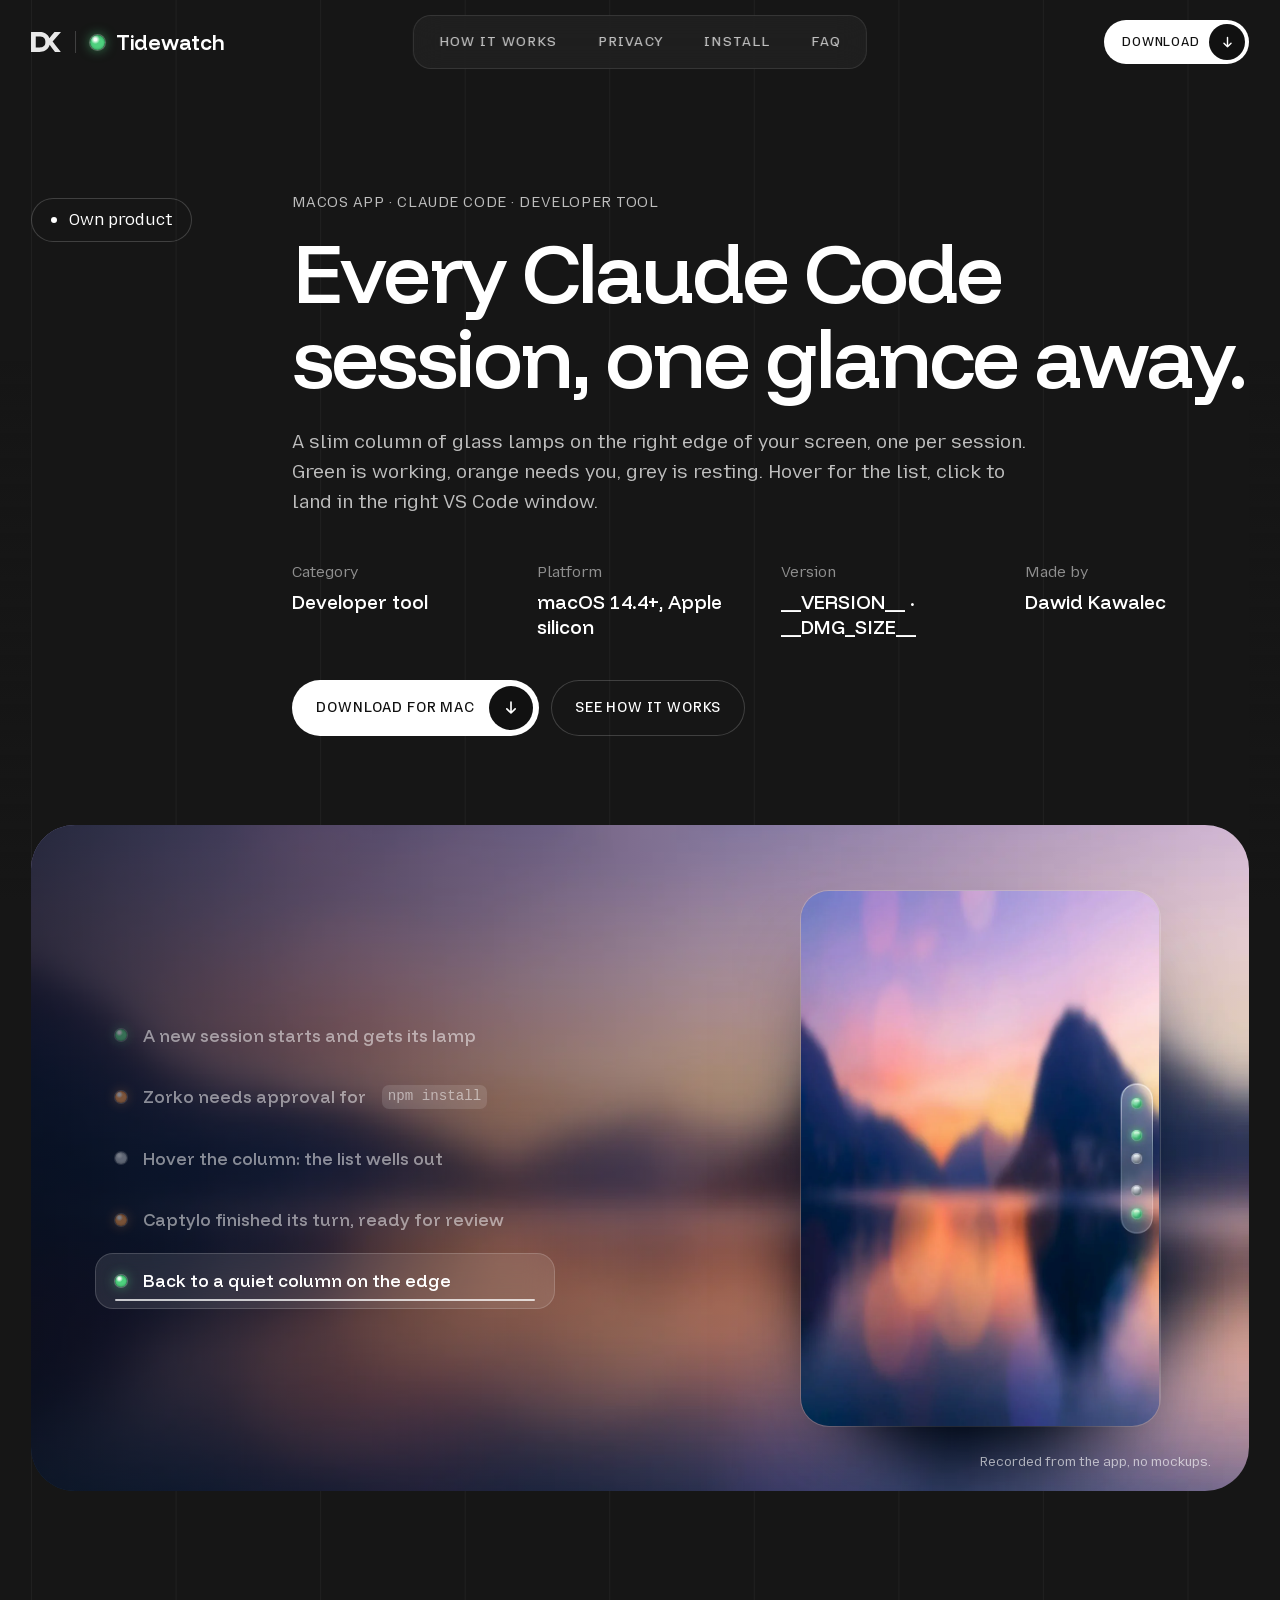
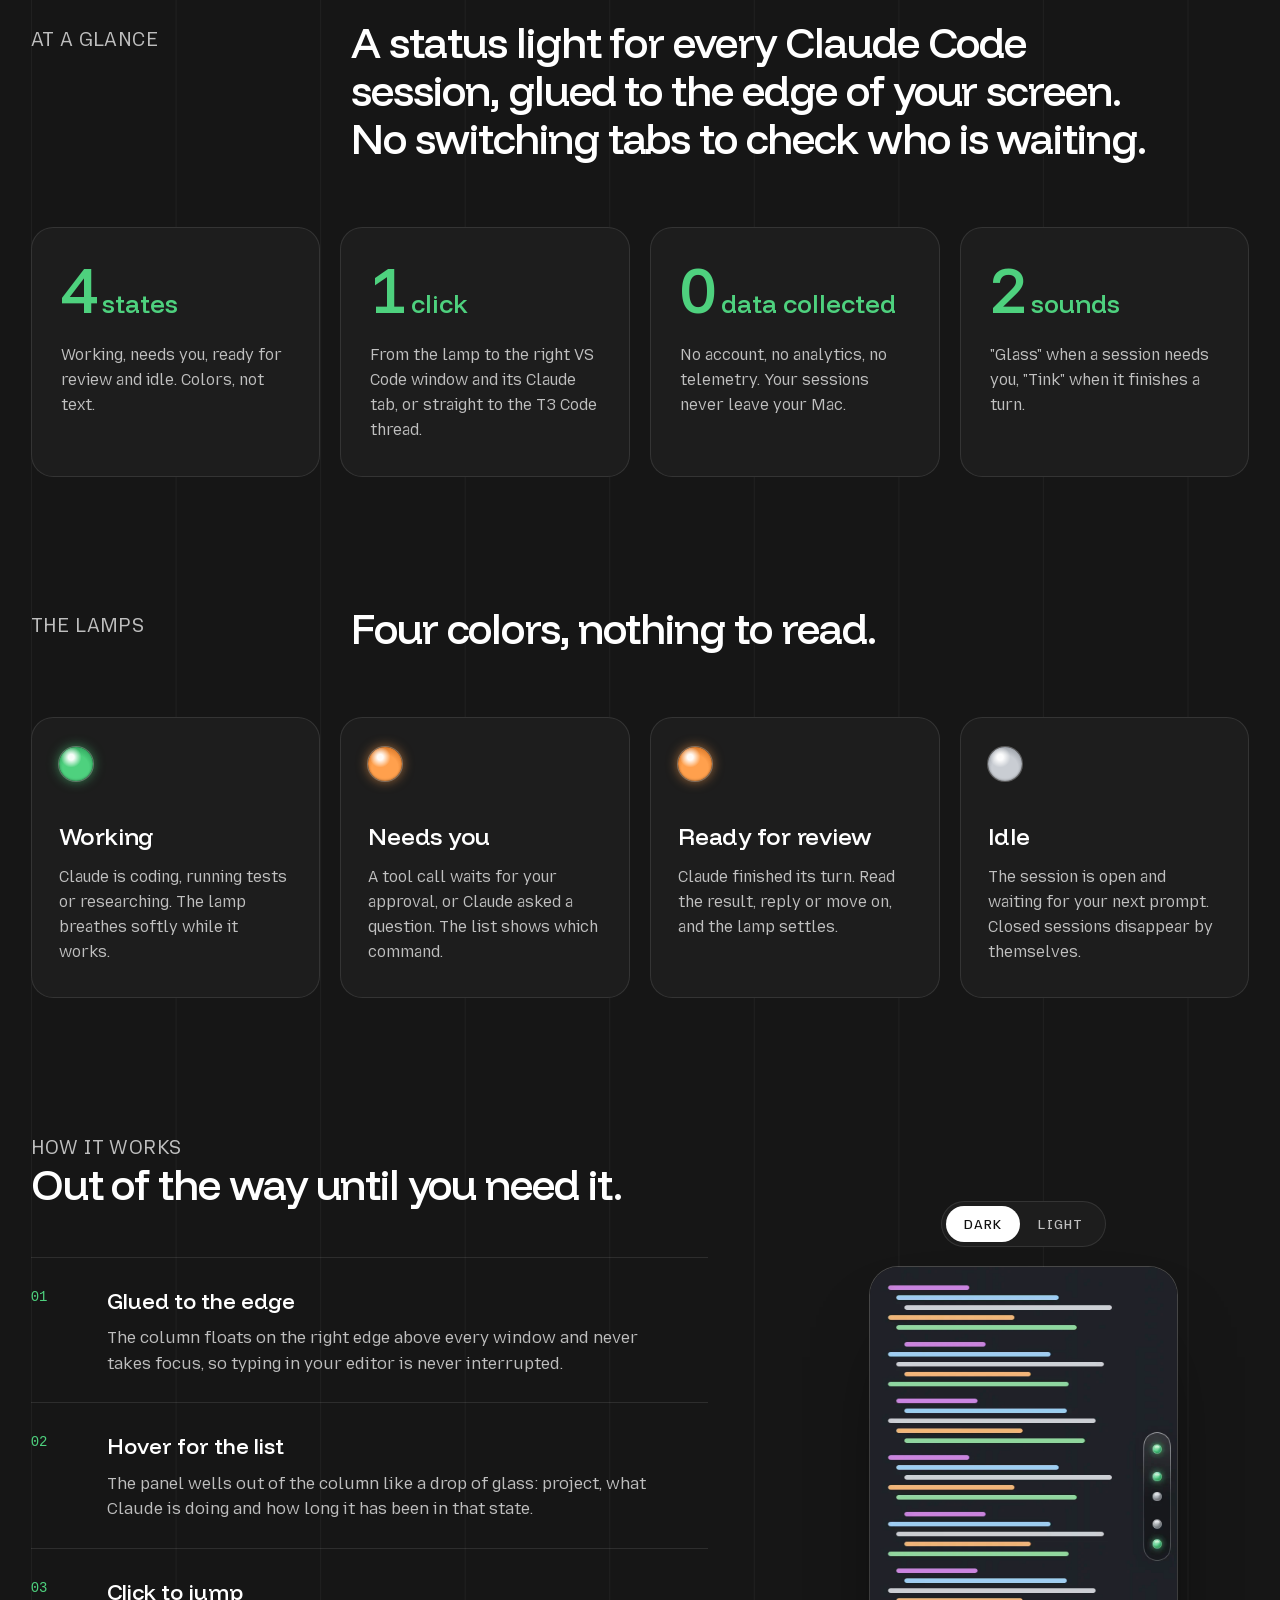
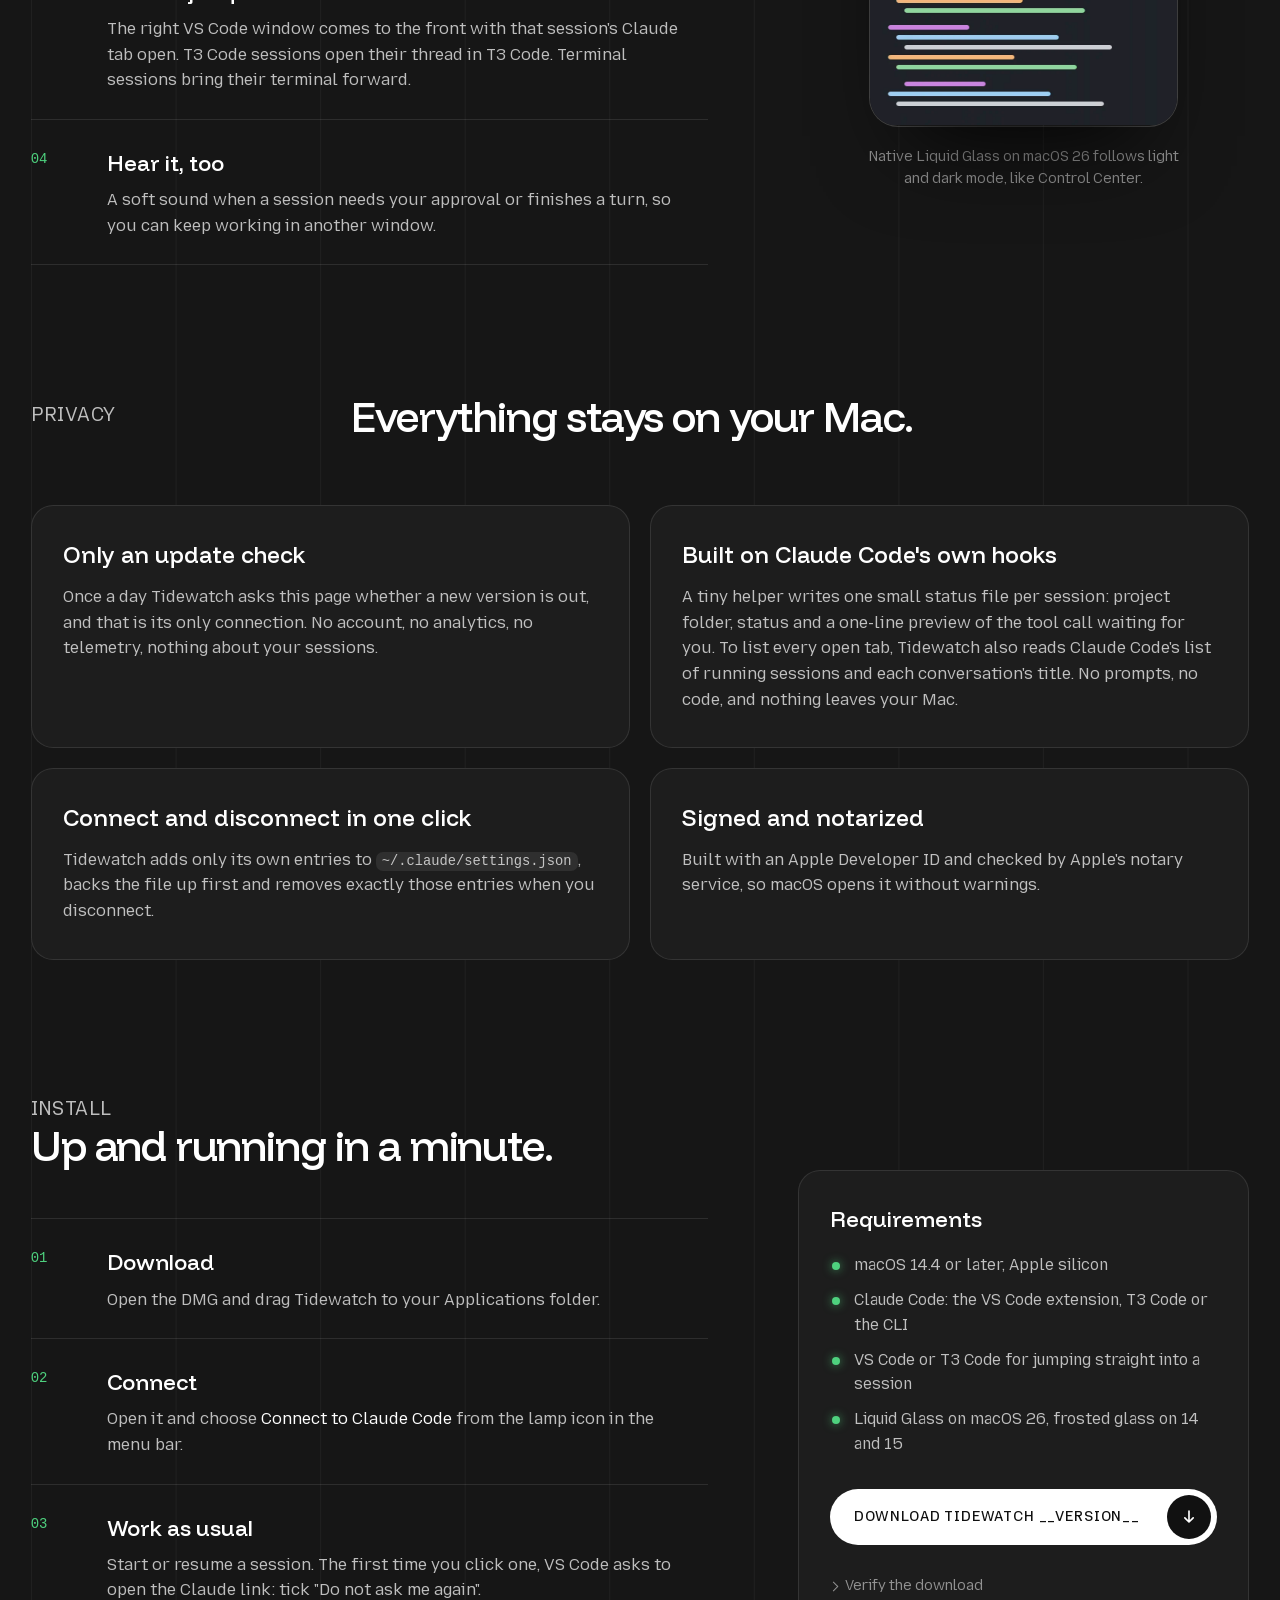
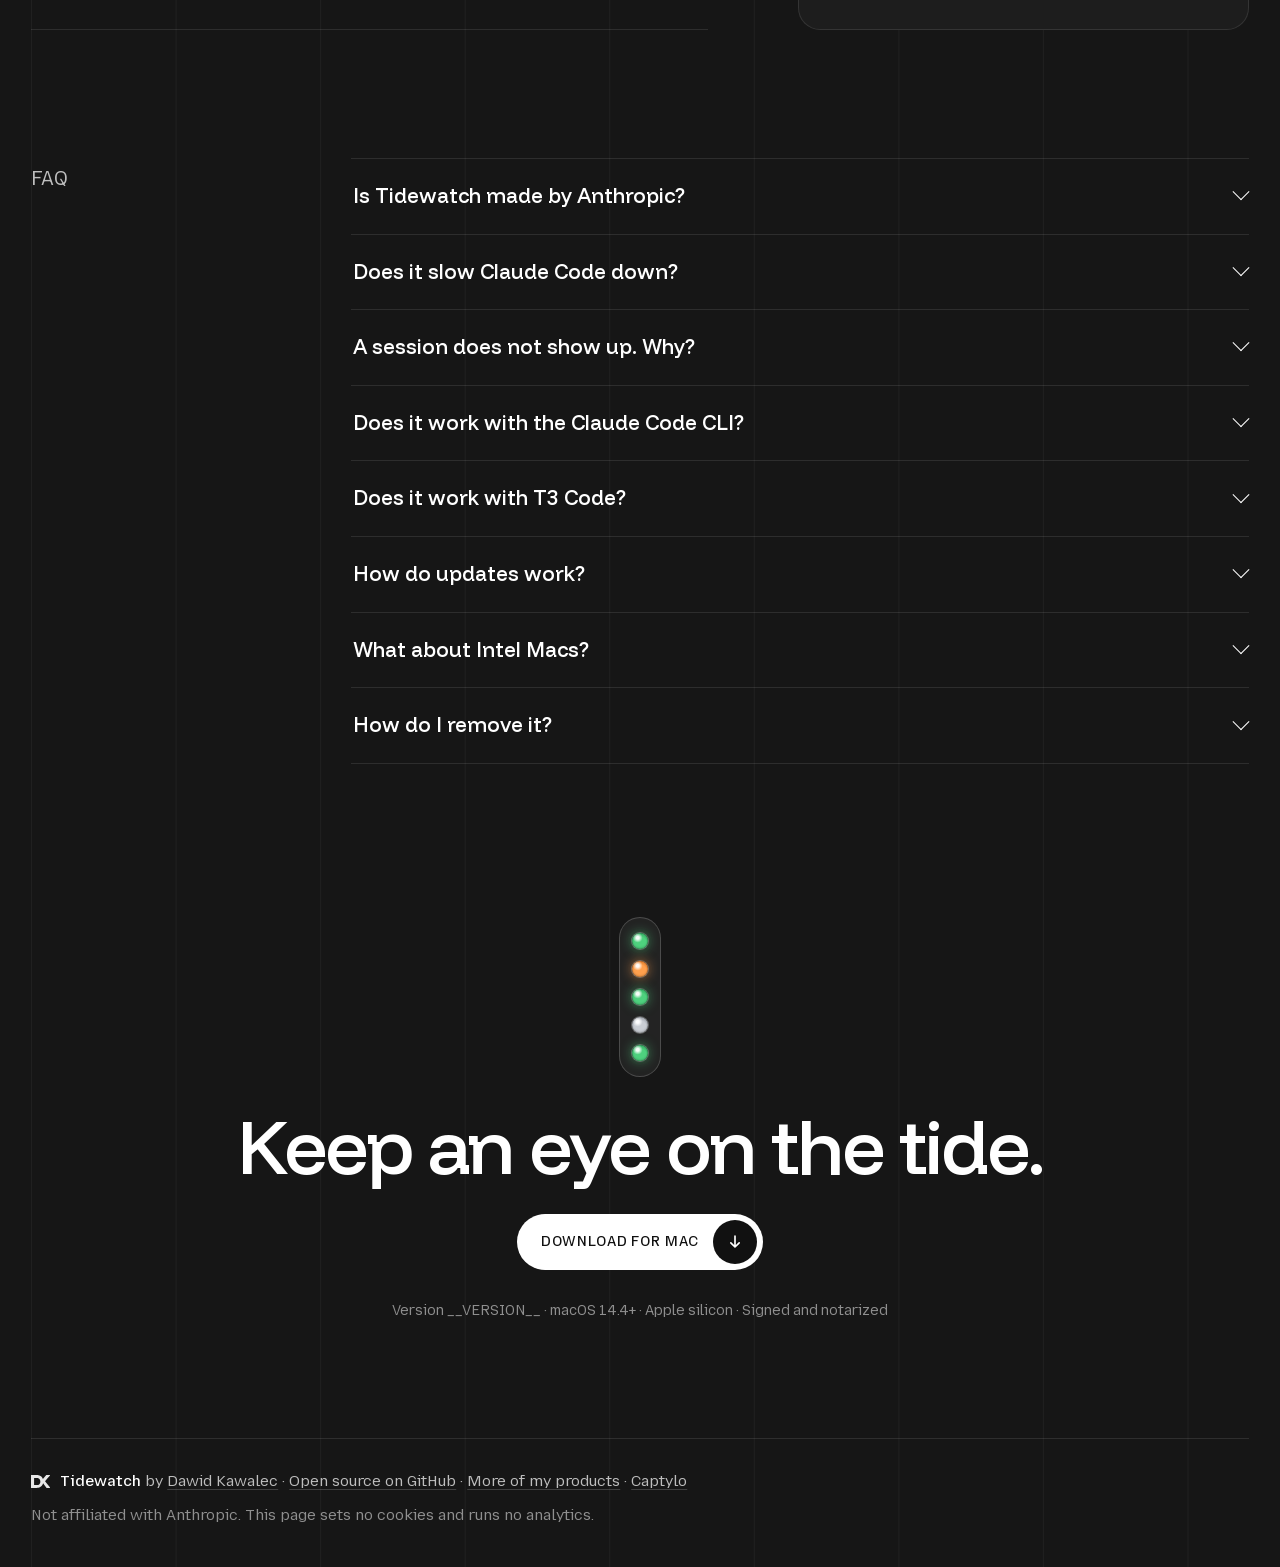
<file: site/index.html>
<!doctype html>
<html lang="en">
<head>
<meta charset="utf-8">
<meta name="viewport" content="width=device-width, initial-scale=1">
<title>Tidewatch - every Claude Code session at a glance, for macOS</title>
<meta name="description" content="Tidewatch puts a column of glass status lamps on the right edge of your Mac's screen, one per Claude Code session. See which session is working, which needs your approval and which is done, and jump to it in one click.">
<link rel="canonical" href="https://kawalec.pl/tidewatch/">
<meta name="theme-color" content="#161616">
<meta property="og:type" content="website">
<meta property="og:title" content="Tidewatch - every Claude Code session at a glance">
<meta property="og:description" content="Glass status lamps on the edge of your Mac's screen: green is working, orange needs you, grey is idle. Hover for the list, click to jump to the session.">
<meta property="og:url" content="https://kawalec.pl/tidewatch/">
<meta property="og:image" content="https://kawalec.pl/tidewatch/assets/img/og.jpg">
<meta property="og:image:width" content="1200">
<meta property="og:image:height" content="630">
<meta name="twitter:card" content="summary_large_image">
<link rel="icon" href="assets/img/icon.svg" type="image/svg+xml">
<script>document.documentElement.classList.add("js")</script>
<link rel="preload" href="assets/fonts/FunnelDisplay-latin.woff2" as="font" type="font/woff2" crossorigin>
<link rel="stylesheet" href="assets/site.css?v=__VERSION__">
<script type="application/ld+json">
{"@context":"https://schema.org","@type":"SoftwareApplication","name":"Tidewatch","operatingSystem":"macOS 14.4 or later","applicationCategory":"DeveloperApplication","softwareVersion":"__VERSION__","downloadUrl":"https://kawalec.pl/tidewatch/download/Tidewatch.dmg","author":{"@type":"Person","name":"Dawid Kawalec","url":"https://kawalec.pl/"}}
</script>
</head>
<body>
<a class="skip" href="#main">Skip to content</a>

<header class="site-header" data-header>
  <div class="brand-row">
    <a class="dk" href="https://kawalec.pl/" aria-label="Dawid Kawalec">
      <svg viewBox="0 0 1467 977" aria-hidden="true"><path id="dk-mark" fill="currentColor" d="M383.168 0.213867C512.184 -0.697529 592.981 -1.7631 710.957 67.3975C799.552 119.319 869.537 202.76 895.225 303.341C978.955 202.732 1063.3 102.666 1148.32 3.1543L1466.67 3.23926C1329.19 152.999 1191.54 315.583 1056.02 468.548C1095.17 514.468 1136.61 569.234 1174.45 617.088L1391.53 892.2L1457.09 976.19C1364.45 976.968 1266.57 974.015 1172.88 973.917C1117.56 901.204 1061.66 828.93 1005.18 757.103C976.87 720.701 932.804 666.539 909.176 628.523C891.673 707.609 851.597 774.28 794.301 831.379C763.851 861.257 729.978 887.401 693.351 909.265C560.669 989.22 452.137 974.231 303.214 974.082L1.24219 974.103C1.23189 652.627 -2.25282 323.806 2.49609 3.13086L210.759 1.9082L383.168 0.213867ZM383.915 223.185C335.252 222.482 286.584 222.425 237.924 223.015L233.35 223.087L233.008 751.604L379.679 751.817C483.663 752.206 546.231 759.207 632.347 685.865C694.896 622.209 702.566 560.865 701.871 475.379C701.331 409.617 684.806 339.045 636.156 291.753C564.529 222.142 475.202 224.583 383.915 223.185Z"/></svg>
    </a>
    <span class="brand-sep" aria-hidden="true"></span>
    <a class="brand" href="./" aria-label="Tidewatch home">
      <span class="gem gem-working" aria-hidden="true"></span>
      <span>Tidewatch</span>
    </a>
  </div>
  <nav class="nav" aria-label="Sections">
    <a href="#how">How it works</a>
    <a href="#privacy">Privacy</a>
    <a href="#install">Install</a>
    <a href="#faq">FAQ</a>
  </nav>
  <a class="btn btn-light btn-sm" href="download/Tidewatch.dmg">
    <span>Download</span>
    <span class="btn-dot" aria-hidden="true"><svg viewBox="0 0 24 24"><path d="M12 5v13m0 0-5-5m5 5 5-5"/></svg></span>
  </a>
</header>

<main id="main">

  <section class="hero" aria-labelledby="hero-title">
    <div class="wrap hero-head">
      <p class="tag" data-reveal><span class="tag-dot" aria-hidden="true"></span>Own product</p>
      <div class="hero-copy">
        <p class="kicker" data-reveal>macOS app · Claude Code · Developer tool</p>
        <h1 id="hero-title" data-reveal style="--d:.08s">Every Claude Code session, one glance away.</h1>
        <p class="lead" data-reveal style="--d:.16s">A slim column of glass lamps on the right edge of your screen, one per session. Green is working, orange needs you, grey is resting. Hover for the list, click to land in the right VS Code window.</p>
        <dl class="meta" data-reveal style="--d:.24s">
          <div><dt>Category</dt><dd>Developer tool</dd></div>
          <div><dt>Platform</dt><dd>macOS 14.4+, Apple silicon</dd></div>
          <div><dt>Version</dt><dd>__VERSION__ · __DMG_SIZE__</dd></div>
          <div><dt>Made by</dt><dd>Dawid Kawalec</dd></div>
        </dl>
        <div class="cta-row" data-reveal style="--d:.32s">
          <a class="btn btn-light" href="download/Tidewatch.dmg">
            <span>Download for Mac</span>
            <span class="btn-dot" aria-hidden="true"><svg viewBox="0 0 24 24"><path d="M12 5v13m0 0-5-5m5 5 5-5"/></svg></span>
          </a>
          <a class="btn btn-ghost" href="#how">See how it works</a>
        </div>
      </div>
    </div>

    <div class="stage" data-reveal data-stage>
      <ol class="beats" aria-label="What happens in the video">
        <li data-at="0.9"><span class="gem gem-working" aria-hidden="true"></span>A new session starts and gets its lamp</li>
        <li data-at="2.3"><span class="gem gem-attention" aria-hidden="true"></span>Zorko needs approval for <code>npm install</code></li>
        <li data-at="3.7"><span class="gem gem-idle" aria-hidden="true"></span>Hover the column: the list wells out</li>
        <li data-at="6.8"><span class="gem gem-attention" aria-hidden="true"></span>Captylo finished its turn, ready for review</li>
        <li data-at="8.3"><span class="gem gem-working" aria-hidden="true"></span>Back to a quiet column on the edge</li>
      </ol>
      <div class="screen">
        <video data-loop data-beats muted playsinline loop preload="auto" poster="assets/video/demo-dusk.webp" width="402" height="600"
               aria-label="Tidewatch on a blurred desktop: a lamp appears, turns orange, the session list opens and closes again.">
          <source src="assets/video/demo-dusk.mp4" type="video/mp4">
        </video>
      </div>
      <p class="stage-note">Recorded from the app, no mockups.</p>
    </div>
  </section>

  <section class="section glance" aria-labelledby="glance-title">
    <div class="wrap">
      <div class="split">
        <p class="label" data-reveal>At a glance</p>
        <h2 id="glance-title" class="statement" data-reveal style="--d:.08s">A status light for every Claude Code session, glued to the edge of your screen. No switching tabs to check who is waiting.</h2>
      </div>
      <ul class="stats">
        <li class="card stat" data-reveal><p class="num">4<span>states</span></p><p>Working, needs you, ready for review and idle. Colors, not text.</p></li>
        <li class="card stat" data-reveal style="--d:.08s"><p class="num">1<span>click</span></p><p>From the lamp to the right VS Code window and its Claude tab, or straight to the T3 Code thread.</p></li>
        <li class="card stat" data-reveal style="--d:.16s"><p class="num">0<span>data collected</span></p><p>No account, no analytics, no telemetry. Your sessions never leave your Mac.</p></li>
        <li class="card stat" data-reveal style="--d:.24s"><p class="num">2<span>sounds</span></p><p>"Glass" when a session needs you, "Tink" when it finishes a turn.</p></li>
      </ul>
    </div>
  </section>

  <section class="section" aria-labelledby="states-title">
    <div class="wrap">
      <div class="split">
        <p class="label" data-reveal>The lamps</p>
        <h2 id="states-title" class="statement" data-reveal style="--d:.08s">Four colors, nothing to read.</h2>
      </div>
      <ul class="states">
        <li class="card state" data-reveal>
          <span class="gem gem-working gem-lg" aria-hidden="true"></span>
          <h3>Working</h3>
          <p>Claude is coding, running tests or researching. The lamp breathes softly while it works.</p>
        </li>
        <li class="card state state-attention" data-reveal style="--d:.08s">
          <span class="gem gem-attention gem-lg" aria-hidden="true"></span>
          <h3>Needs you</h3>
          <p>A tool call waits for your approval, or Claude asked a question. The list shows which command.</p>
        </li>
        <li class="card state state-attention" data-reveal style="--d:.16s">
          <span class="gem gem-attention gem-lg" aria-hidden="true"></span>
          <h3>Ready for review</h3>
          <p>Claude finished its turn. Read the result, reply or move on, and the lamp settles.</p>
        </li>
        <li class="card state state-idle" data-reveal style="--d:.24s">
          <span class="gem gem-idle gem-lg" aria-hidden="true"></span>
          <h3>Idle</h3>
          <p>The session is open and waiting for your next prompt. Closed sessions disappear by themselves.</p>
        </li>
      </ul>
    </div>
  </section>

  <section class="section" id="how" aria-labelledby="how-title">
    <div class="wrap how">
      <div>
        <p class="label" data-reveal>How it works</p>
        <h2 id="how-title" class="statement" data-reveal style="--d:.08s">Out of the way until you need it.</h2>
        <ol class="how-list">
          <li data-reveal><span class="step">01</span><div><h3>Glued to the edge</h3><p>The column floats on the right edge above every window and never takes focus, so typing in your editor is never interrupted.</p></div></li>
          <li data-reveal style="--d:.06s"><span class="step">02</span><div><h3>Hover for the list</h3><p>The panel wells out of the column like a drop of glass: project, what Claude is doing and how long it has been in that state.</p></div></li>
          <li data-reveal style="--d:.12s"><span class="step">03</span><div><h3>Click to jump</h3><p>The right VS Code window comes to the front with that session's Claude tab open. T3 Code sessions open their thread in T3 Code. Terminal sessions bring their terminal forward.</p></div></li>
          <li data-reveal style="--d:.18s"><span class="step">04</span><div><h3>Hear it, too</h3><p>A soft sound when a session needs your approval or finishes a turn, so you can keep working in another window.</p></div></li>
        </ol>
      </div>
      <figure class="how-media" data-reveal>
        <div class="seg" role="group" aria-label="Appearance">
          <button type="button" aria-pressed="true" data-theme-video="dark">Dark</button>
          <button type="button" aria-pressed="false" data-theme-video="light">Light</button>
        </div>
        <div class="screen screen-sm">
          <video data-loop data-switch muted playsinline loop preload="metadata" poster="assets/video/demo-dark.webp" width="402" height="600"
                 aria-label="The same cycle over a code editor, in dark or light mode.">
            <source src="assets/video/demo-dark.mp4" type="video/mp4">
          </video>
        </div>
        <figcaption>Native Liquid Glass on macOS 26 follows light and dark mode, like Control Center.</figcaption>
      </figure>
    </div>
  </section>

  <section class="section" id="privacy" aria-labelledby="privacy-title">
    <div class="wrap">
      <div class="split">
        <p class="label" data-reveal>Privacy</p>
        <h2 id="privacy-title" class="statement" data-reveal style="--d:.08s">Everything stays on your Mac.</h2>
      </div>
      <ul class="facts">
        <li class="card fact" data-reveal><h3>Only an update check</h3><p>Once a day Tidewatch asks this page whether a new version is out, and that is its only connection. No account, no analytics, no telemetry, nothing about your sessions.</p></li>
        <li class="card fact" data-reveal style="--d:.08s"><h3>Built on Claude Code's own hooks</h3><p>A tiny helper writes one small status file per session: project folder, status and a one-line preview of the tool call waiting for you. To list every open tab, Tidewatch also reads Claude Code's list of running sessions and each conversation's title. No prompts, no code, and nothing leaves your Mac.</p></li>
        <li class="card fact" data-reveal><h3>Connect and disconnect in one click</h3><p>Tidewatch adds only its own entries to <code>~/.claude/settings.json</code>, backs the file up first and removes exactly those entries when you disconnect.</p></li>
        <li class="card fact" data-reveal style="--d:.08s"><h3>Signed and notarized</h3><p>Built with an Apple Developer ID and checked by Apple's notary service, so macOS opens it without warnings.</p></li>
      </ul>
    </div>
  </section>

  <section class="section" id="install" aria-labelledby="install-title">
    <div class="wrap install">
      <div>
        <p class="label" data-reveal>Install</p>
        <h2 id="install-title" class="statement" data-reveal style="--d:.08s">Up and running in a minute.</h2>
        <ol class="how-list">
          <li data-reveal><span class="step">01</span><div><h3>Download</h3><p>Open the DMG and drag Tidewatch to your Applications folder.</p></div></li>
          <li data-reveal style="--d:.06s"><span class="step">02</span><div><h3>Connect</h3><p>Open it and choose <em>Connect to Claude Code</em> from the lamp icon in the menu bar.</p></div></li>
          <li data-reveal style="--d:.12s"><span class="step">03</span><div><h3>Work as usual</h3><p>Start or resume a session. The first time you click one, VS Code asks to open the Claude link: tick "Do not ask me again".</p></div></li>
        </ol>
      </div>
      <aside class="card specs" data-reveal aria-label="Requirements">
        <h3>Requirements</h3>
        <ul>
          <li>macOS 14.4 or later, Apple silicon</li>
          <li>Claude Code: the VS Code extension, T3 Code or the CLI</li>
          <li>VS Code or T3 Code for jumping straight into a session</li>
          <li>Liquid Glass on macOS 26, frosted glass on 14 and 15</li>
        </ul>
        <a class="btn btn-light btn-wide" href="download/Tidewatch.dmg">
          <span>Download Tidewatch __VERSION__</span>
          <span class="btn-dot" aria-hidden="true"><svg viewBox="0 0 24 24"><path d="M12 5v13m0 0-5-5m5 5 5-5"/></svg></span>
        </a>
        <details class="verify">
          <summary>Verify the download</summary>
          <p>Optional. macOS already checks Apple's notarization when you open the app. To compare the file yourself, run <code>shasum -a 256 Tidewatch-__VERSION__.dmg</code> and check that it prints:</p>
          <div class="sha">
            <code data-sha>__DMG_SHA256__</code>
            <button class="sha-copy" type="button" data-copy aria-label="Copy the SHA-256 checksum">Copy</button>
          </div>
        </details>
      </aside>
    </div>
  </section>

  <section class="section" id="faq" aria-labelledby="faq-title">
    <div class="wrap">
      <div class="split">
        <p class="label" data-reveal>FAQ</p>
        <div class="faq" data-reveal style="--d:.08s">
          <h2 id="faq-title" class="visually-hidden">Questions</h2>
          <details>
            <summary>Is Tidewatch made by Anthropic?</summary>
            <p>No. It is an independent tool by Dawid Kawalec. Claude and Claude Code are trademarks of Anthropic.</p>
          </details>
          <details>
            <summary>Does it slow Claude Code down?</summary>
            <p>No. The helper finishes in milliseconds, never blocks and never changes what Claude does. If anything goes wrong it simply exits.</p>
          </details>
          <details>
            <summary>A session does not show up. Why?</summary>
            <p>Claude Code runs hooks only in folders you trust. Open the folder in Claude Code once and accept the trust prompt. If nothing shows up at all, choose <em>Connect to Claude Code</em> in the menu bar again.</p>
          </details>
          <details>
            <summary>Does it work with the Claude Code CLI?</summary>
            <p>Yes. CLI sessions get their lamp too. A click brings Terminal, iTerm, Ghostty or Warp to the front, or opens the folder in VS Code when the session runs in VS Code's terminal.</p>
          </details>
          <details>
            <summary>Does it work with T3 Code?</summary>
            <p>Yes. Sessions running in T3 Code get their lamp, grouped by project like in T3's sidebar, and a click opens that exact thread in T3 Code.</p>
          </details>
          <details>
            <summary>How do updates work?</summary>
            <p>Tidewatch checks for a new version once a day and asks before installing it. You can also choose <em>Check for Updates…</em> in the menu bar. Every update is signed, and Tidewatch refuses one that is not.</p>
          </details>
          <details>
            <summary>What about Intel Macs?</summary>
            <p>Tidewatch is built for Apple silicon only for now.</p>
          </details>
          <details>
            <summary>How do I remove it?</summary>
            <p>Choose <em>Disconnect</em> in the menu bar, quit Tidewatch, then delete the app and the folder <code>~/Library/Application Support/Tidewatch</code>. Your Claude Code settings are back to how they were.</p>
          </details>
        </div>
      </div>
    </div>
  </section>

  <section class="outro" aria-labelledby="outro-title">
    <div class="wrap outro-inner" data-reveal>
      <div class="outro-lamps" aria-hidden="true">
        <span class="gem gem-working"></span><span class="gem gem-attention"></span><span class="gem gem-working"></span><span class="gem gem-idle"></span><span class="gem gem-working"></span>
      </div>
      <h2 id="outro-title">Keep an eye on the tide.</h2>
      <a class="btn btn-light" href="download/Tidewatch.dmg">
        <span>Download for Mac</span>
        <span class="btn-dot" aria-hidden="true"><svg viewBox="0 0 24 24"><path d="M12 5v13m0 0-5-5m5 5 5-5"/></svg></span>
      </a>
      <p class="outro-meta">Version __VERSION__ · macOS 14.4+ · Apple silicon · Signed and notarized</p>
    </div>
  </section>

</main>

<footer class="site-footer">
  <div class="wrap footer-row">
    <p><a class="dk dk-sm" href="https://kawalec.pl/" aria-label="Dawid Kawalec"><svg viewBox="0 0 1467 977" aria-hidden="true"><use href="#dk-mark"/></svg></a><b>Tidewatch</b> by <a href="https://kawalec.pl/">Dawid Kawalec</a> · <a href="https://github.com/dawidkawalec/tidewatch">Open source on GitHub</a> · <a href="https://kawalec.pl/#products">More of my products</a> · <a href="https://captylo.com/">Captylo</a></p>
    <p class="footer-note">Not affiliated with Anthropic. This page sets no cookies and runs no analytics.</p>
  </div>
</footer>

<script src="assets/site.js?v=__VERSION__" defer></script>
</body>
</html>
</file>
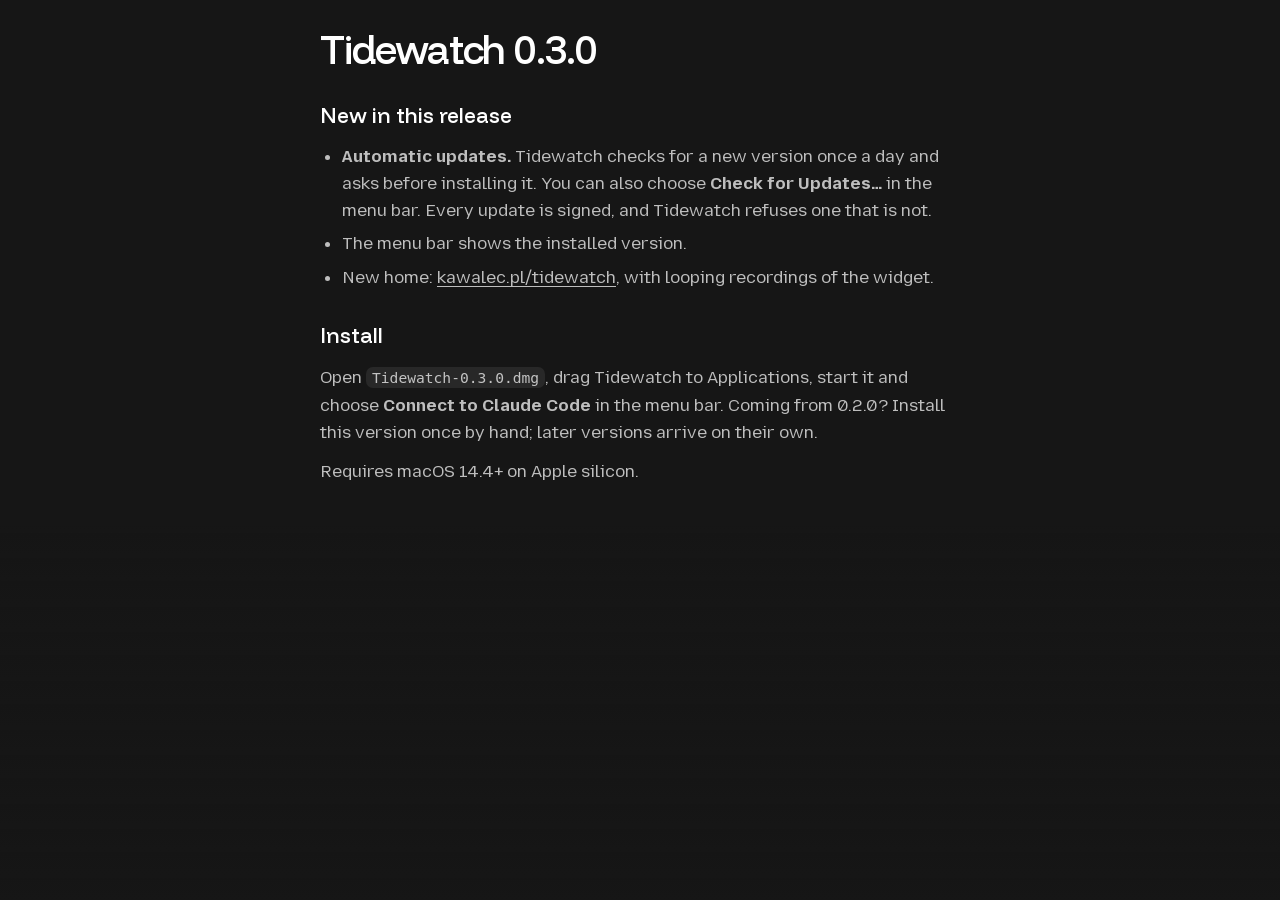
<file: site/updates/notes/0.3.0.html>
<!DOCTYPE html>
<html lang="en">
<head>
<meta charset="utf-8">
<meta name="viewport" content="width=device-width, initial-scale=1">
<title>Tidewatch 0.3.0</title>
<link rel="stylesheet" href="../../assets/site.css">
<style>
body{background:var(--bg);padding:0 20px}
.notes{max-width:640px;margin:0 auto;padding:28px 0 40px}
.notes h1{font-size:clamp(28px,4.4vw,40px);line-height:1.08;letter-spacing:-.03em}
.notes h2{margin-top:28px;font-size:21px}
.notes h3{margin-top:20px;font-size:17px}
.notes p{margin-top:12px;color:var(--fg-2)}
.notes ul{margin-top:10px;padding-left:22px;list-style:disc;display:grid;gap:6px;color:var(--fg-2)}
.notes a{text-decoration:underline;text-underline-offset:3px}
</style>
</head>
<body>
<main class="notes">
<h1>Tidewatch 0.3.0</h1>
<h2>New in this release</h2>
<ul>
<li><strong>Automatic updates.</strong> Tidewatch checks for a new version once a day and asks before installing it. You can also choose <strong>Check for Updates…</strong> in the menu bar. Every update is signed, and Tidewatch refuses one that is not.</li>
<li>The menu bar shows the installed version.</li>
<li>New home: <a href="https://kawalec.pl/tidewatch/">kawalec.pl/tidewatch</a>, with looping recordings of the widget.</li>
</ul>
<h2>Install</h2>
<p>Open <code>Tidewatch-0.3.0.dmg</code>, drag Tidewatch to Applications, start it and choose <strong>Connect to Claude Code</strong> in the menu bar. Coming from 0.2.0? Install this version once by hand; later versions arrive on their own.</p>
<p>Requires macOS 14.4+ on Apple silicon.</p>
</main>
</body>
</html>
</file>
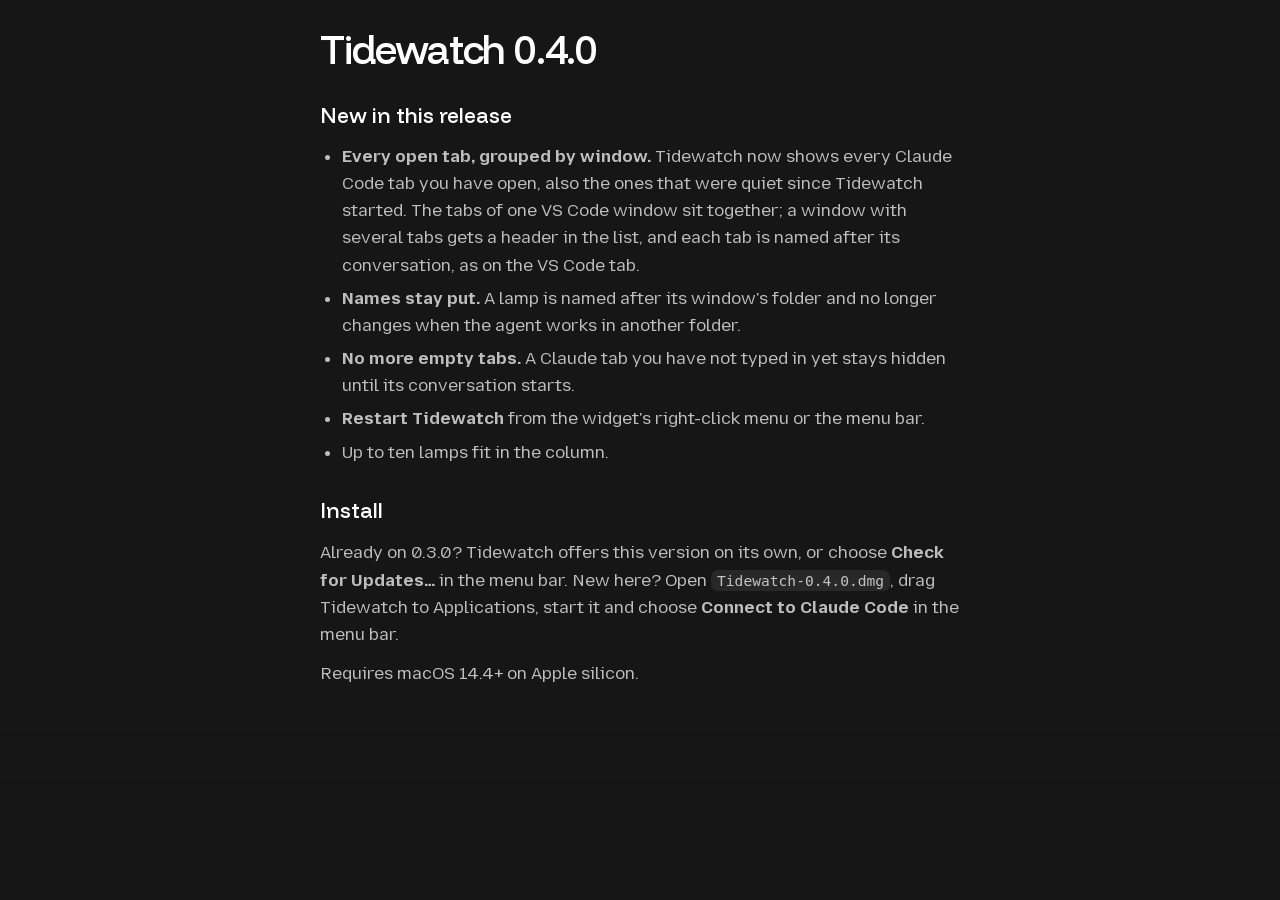
<file: site/updates/notes/0.4.0.html>
<!DOCTYPE html>
<html lang="en">
<head>
<meta charset="utf-8">
<meta name="viewport" content="width=device-width, initial-scale=1">
<title>Tidewatch 0.4.0</title>
<link rel="stylesheet" href="../../assets/site.css">
<style>
body{background:var(--bg);padding:0 20px}
.notes{max-width:640px;margin:0 auto;padding:28px 0 40px}
.notes h1{font-size:clamp(28px,4.4vw,40px);line-height:1.08;letter-spacing:-.03em}
.notes h2{margin-top:28px;font-size:21px}
.notes h3{margin-top:20px;font-size:17px}
.notes p{margin-top:12px;color:var(--fg-2)}
.notes ul{margin-top:10px;padding-left:22px;list-style:disc;display:grid;gap:6px;color:var(--fg-2)}
.notes a{text-decoration:underline;text-underline-offset:3px}
</style>
</head>
<body>
<main class="notes">
<h1>Tidewatch 0.4.0</h1>
<h2>New in this release</h2>
<ul>
<li><strong>Every open tab, grouped by window.</strong> Tidewatch now shows every Claude Code tab you have open, also the ones that were quiet since Tidewatch started. The tabs of one VS Code window sit together; a window with several tabs gets a header in the list, and each tab is named after its conversation, as on the VS Code tab.</li>
<li><strong>Names stay put.</strong> A lamp is named after its window's folder and no longer changes when the agent works in another folder.</li>
<li><strong>No more empty tabs.</strong> A Claude tab you have not typed in yet stays hidden until its conversation starts.</li>
<li><strong>Restart Tidewatch</strong> from the widget's right-click menu or the menu bar.</li>
<li>Up to ten lamps fit in the column.</li>
</ul>
<h2>Install</h2>
<p>Already on 0.3.0? Tidewatch offers this version on its own, or choose <strong>Check for Updates…</strong> in the menu bar. New here? Open <code>Tidewatch-0.4.0.dmg</code>, drag Tidewatch to Applications, start it and choose <strong>Connect to Claude Code</strong> in the menu bar.</p>
<p>Requires macOS 14.4+ on Apple silicon.</p>
</main>
</body>
</html>
</file>
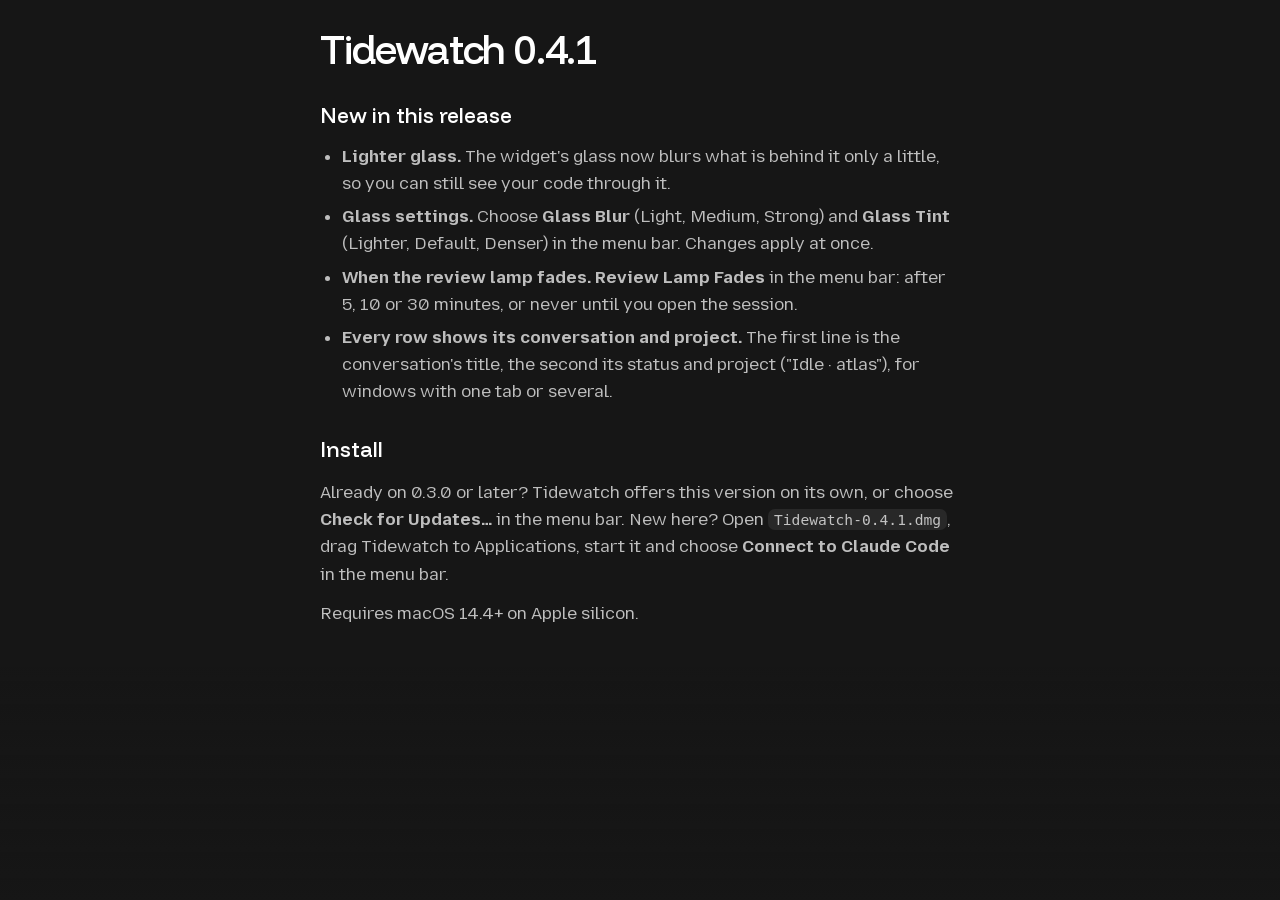
<file: site/updates/notes/0.4.1.html>
<!DOCTYPE html>
<html lang="en">
<head>
<meta charset="utf-8">
<meta name="viewport" content="width=device-width, initial-scale=1">
<title>Tidewatch 0.4.1</title>
<link rel="stylesheet" href="../../assets/site.css">
<style>
body{background:var(--bg);padding:0 20px}
.notes{max-width:640px;margin:0 auto;padding:28px 0 40px}
.notes h1{font-size:clamp(28px,4.4vw,40px);line-height:1.08;letter-spacing:-.03em}
.notes h2{margin-top:28px;font-size:21px}
.notes h3{margin-top:20px;font-size:17px}
.notes p{margin-top:12px;color:var(--fg-2)}
.notes ul{margin-top:10px;padding-left:22px;list-style:disc;display:grid;gap:6px;color:var(--fg-2)}
.notes a{text-decoration:underline;text-underline-offset:3px}
</style>
</head>
<body>
<main class="notes">
<h1>Tidewatch 0.4.1</h1>
<h2>New in this release</h2>
<ul>
<li><strong>Lighter glass.</strong> The widget's glass now blurs what is behind it only a little, so you can still see your code through it.</li>
<li><strong>Glass settings.</strong> Choose <strong>Glass Blur</strong> (Light, Medium, Strong) and <strong>Glass Tint</strong> (Lighter, Default, Denser) in the menu bar. Changes apply at once.</li>
<li><strong>When the review lamp fades.</strong> <strong>Review Lamp Fades</strong> in the menu bar: after 5, 10 or 30 minutes, or never until you open the session.</li>
<li><strong>Every row shows its conversation and project.</strong> The first line is the conversation's title, the second its status and project ("Idle · atlas"), for windows with one tab or several.</li>
</ul>
<h2>Install</h2>
<p>Already on 0.3.0 or later? Tidewatch offers this version on its own, or choose <strong>Check for Updates…</strong> in the menu bar. New here? Open <code>Tidewatch-0.4.1.dmg</code>, drag Tidewatch to Applications, start it and choose <strong>Connect to Claude Code</strong> in the menu bar.</p>
<p>Requires macOS 14.4+ on Apple silicon.</p>
</main>
</body>
</html>
</file>
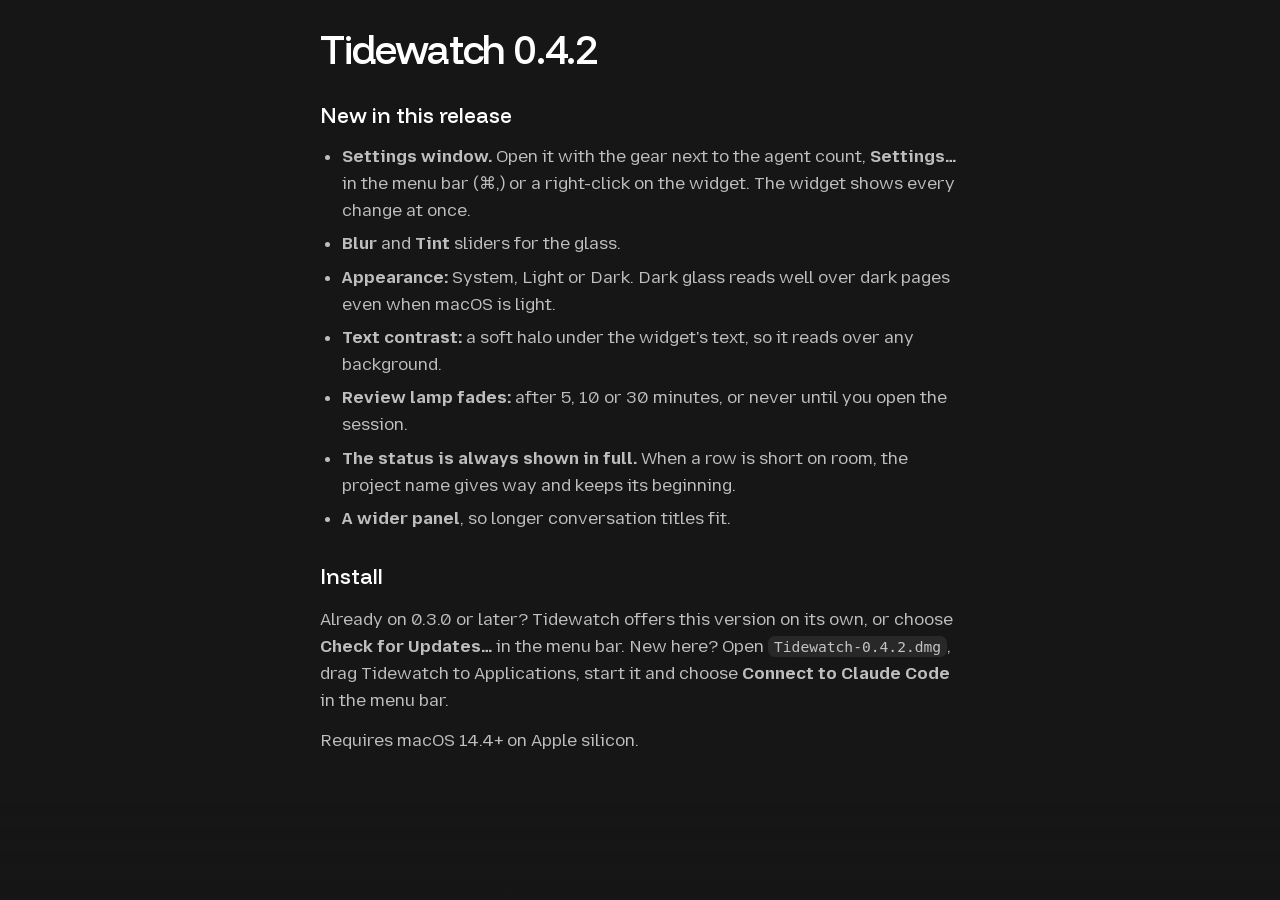
<file: site/updates/notes/0.4.2.html>
<!DOCTYPE html>
<html lang="en">
<head>
<meta charset="utf-8">
<meta name="viewport" content="width=device-width, initial-scale=1">
<title>Tidewatch 0.4.2</title>
<link rel="stylesheet" href="../../assets/site.css">
<style>
body{background:var(--bg);padding:0 20px}
.notes{max-width:640px;margin:0 auto;padding:28px 0 40px}
.notes h1{font-size:clamp(28px,4.4vw,40px);line-height:1.08;letter-spacing:-.03em}
.notes h2{margin-top:28px;font-size:21px}
.notes h3{margin-top:20px;font-size:17px}
.notes p{margin-top:12px;color:var(--fg-2)}
.notes ul{margin-top:10px;padding-left:22px;list-style:disc;display:grid;gap:6px;color:var(--fg-2)}
.notes a{text-decoration:underline;text-underline-offset:3px}
</style>
</head>
<body>
<main class="notes">
<h1>Tidewatch 0.4.2</h1>
<h2>New in this release</h2>
<ul>
<li><strong>Settings window.</strong> Open it with the gear next to the agent count, <strong>Settings…</strong> in the menu bar (⌘,) or a right-click on the widget. The widget shows every change at once.</li>
<li><strong>Blur</strong> and <strong>Tint</strong> sliders for the glass.</li>
<li><strong>Appearance:</strong> System, Light or Dark. Dark glass reads well over dark pages even when macOS is light.</li>
<li><strong>Text contrast:</strong> a soft halo under the widget's text, so it reads over any background.</li>
<li><strong>Review lamp fades:</strong> after 5, 10 or 30 minutes, or never until you open the session.</li>
<li><strong>The status is always shown in full.</strong> When a row is short on room, the project name gives way and keeps its beginning.</li>
<li><strong>A wider panel</strong>, so longer conversation titles fit.</li>
</ul>
<h2>Install</h2>
<p>Already on 0.3.0 or later? Tidewatch offers this version on its own, or choose <strong>Check for Updates…</strong> in the menu bar. New here? Open <code>Tidewatch-0.4.2.dmg</code>, drag Tidewatch to Applications, start it and choose <strong>Connect to Claude Code</strong> in the menu bar.</p>
<p>Requires macOS 14.4+ on Apple silicon.</p>
</main>
</body>
</html>
</file>
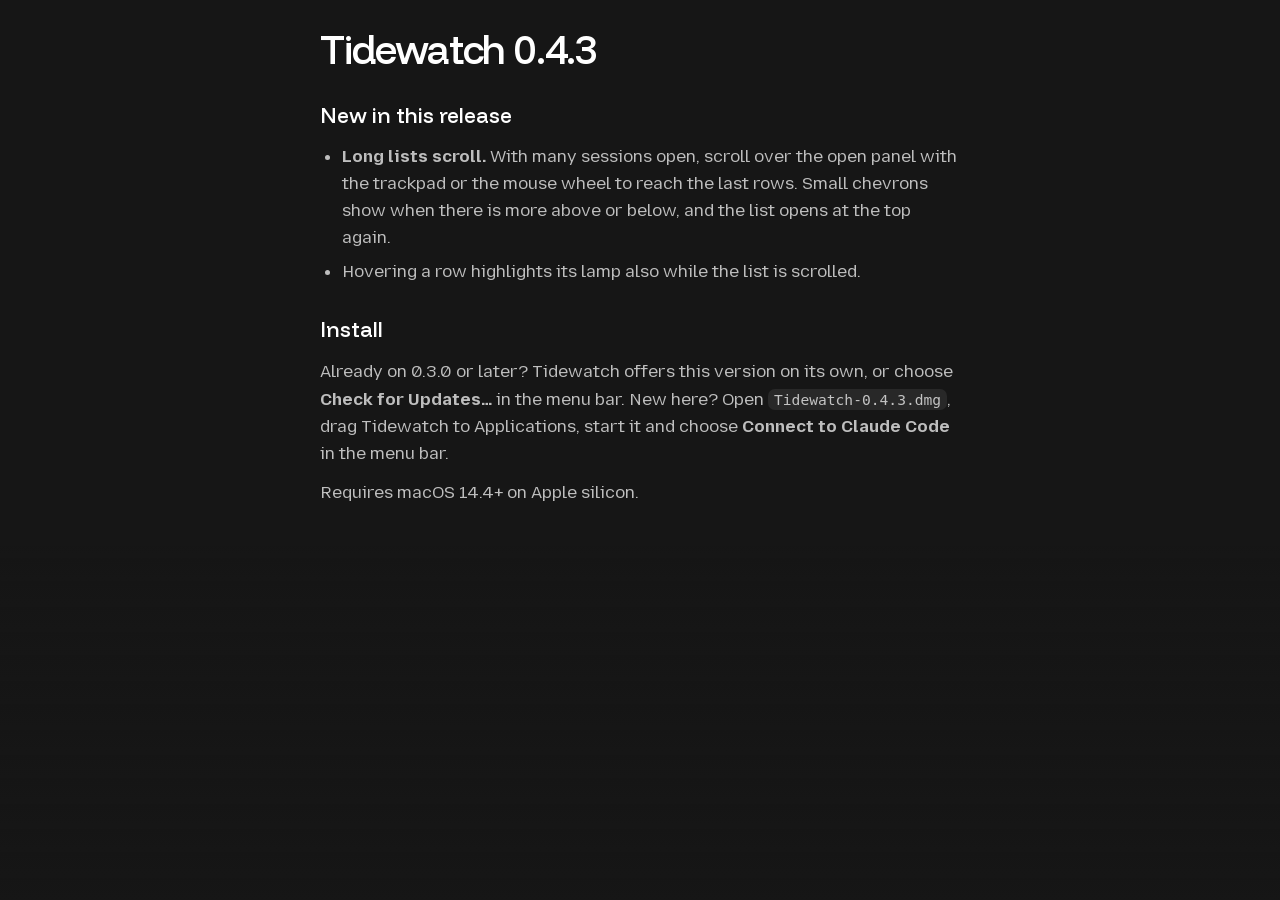
<file: site/updates/notes/0.4.3.html>
<!DOCTYPE html>
<html lang="en">
<head>
<meta charset="utf-8">
<meta name="viewport" content="width=device-width, initial-scale=1">
<title>Tidewatch 0.4.3</title>
<link rel="stylesheet" href="../../assets/site.css">
<style>
body{background:var(--bg);padding:0 20px}
.notes{max-width:640px;margin:0 auto;padding:28px 0 40px}
.notes h1{font-size:clamp(28px,4.4vw,40px);line-height:1.08;letter-spacing:-.03em}
.notes h2{margin-top:28px;font-size:21px}
.notes h3{margin-top:20px;font-size:17px}
.notes p{margin-top:12px;color:var(--fg-2)}
.notes ul{margin-top:10px;padding-left:22px;list-style:disc;display:grid;gap:6px;color:var(--fg-2)}
.notes a{text-decoration:underline;text-underline-offset:3px}
</style>
</head>
<body>
<main class="notes">
<h1>Tidewatch 0.4.3</h1>
<h2>New in this release</h2>
<ul>
<li><strong>Long lists scroll.</strong> With many sessions open, scroll over the open panel with the trackpad or the mouse wheel to reach the last rows. Small chevrons show when there is more above or below, and the list opens at the top again.</li>
<li>Hovering a row highlights its lamp also while the list is scrolled.</li>
</ul>
<h2>Install</h2>
<p>Already on 0.3.0 or later? Tidewatch offers this version on its own, or choose <strong>Check for Updates…</strong> in the menu bar. New here? Open <code>Tidewatch-0.4.3.dmg</code>, drag Tidewatch to Applications, start it and choose <strong>Connect to Claude Code</strong> in the menu bar.</p>
<p>Requires macOS 14.4+ on Apple silicon.</p>
</main>
</body>
</html>
</file>
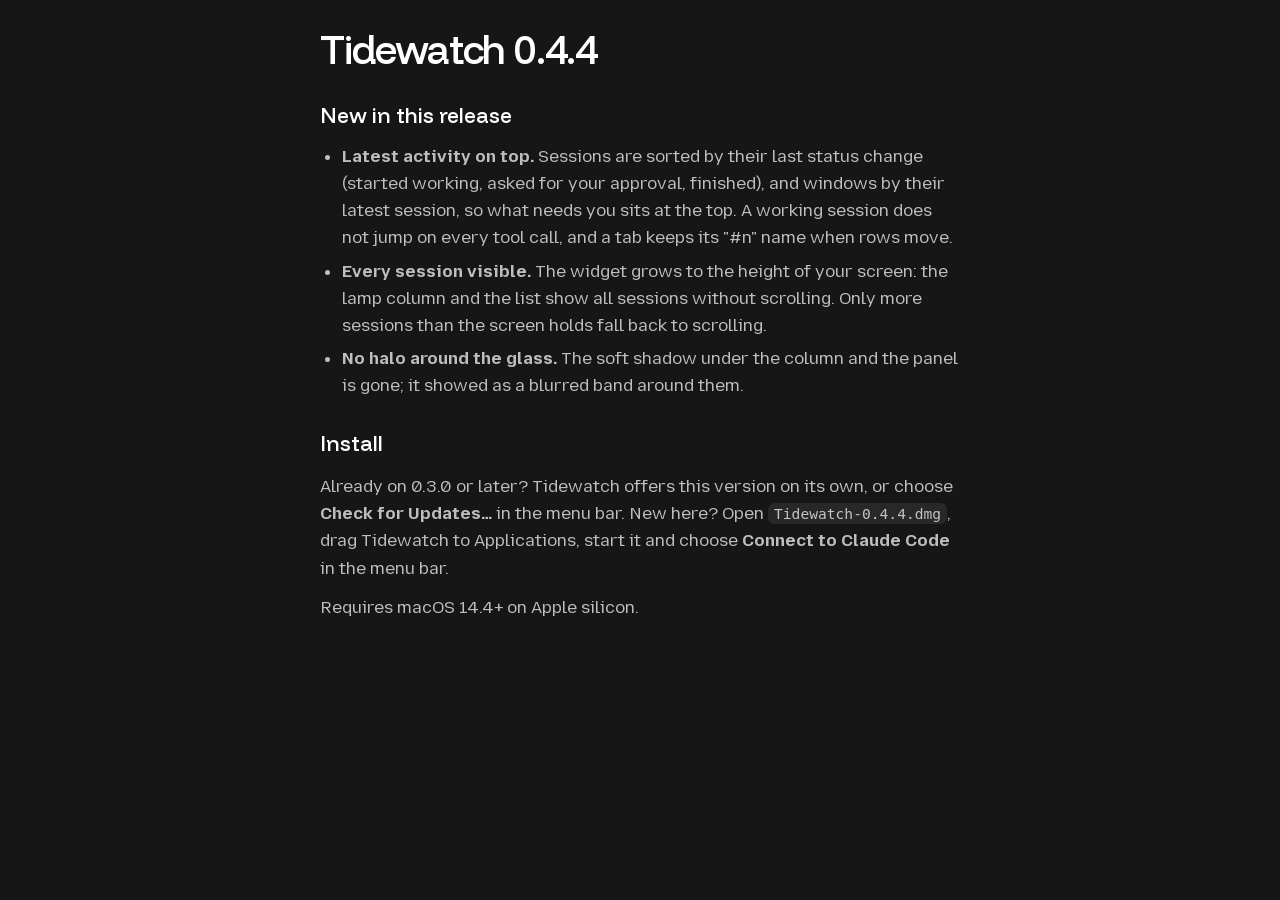
<file: site/updates/notes/0.4.4.html>
<!DOCTYPE html>
<html lang="en">
<head>
<meta charset="utf-8">
<meta name="viewport" content="width=device-width, initial-scale=1">
<title>Tidewatch 0.4.4</title>
<link rel="stylesheet" href="../../assets/site.css">
<style>
body{background:var(--bg);padding:0 20px}
.notes{max-width:640px;margin:0 auto;padding:28px 0 40px}
.notes h1{font-size:clamp(28px,4.4vw,40px);line-height:1.08;letter-spacing:-.03em}
.notes h2{margin-top:28px;font-size:21px}
.notes h3{margin-top:20px;font-size:17px}
.notes p{margin-top:12px;color:var(--fg-2)}
.notes ul{margin-top:10px;padding-left:22px;list-style:disc;display:grid;gap:6px;color:var(--fg-2)}
.notes a{text-decoration:underline;text-underline-offset:3px}
</style>
</head>
<body>
<main class="notes">
<h1>Tidewatch 0.4.4</h1>
<h2>New in this release</h2>
<ul>
<li><strong>Latest activity on top.</strong> Sessions are sorted by their last status change (started working, asked for your approval, finished), and windows by their latest session, so what needs you sits at the top. A working session does not jump on every tool call, and a tab keeps its "#n" name when rows move.</li>
<li><strong>Every session visible.</strong> The widget grows to the height of your screen: the lamp column and the list show all sessions without scrolling. Only more sessions than the screen holds fall back to scrolling.</li>
<li><strong>No halo around the glass.</strong> The soft shadow under the column and the panel is gone; it showed as a blurred band around them.</li>
</ul>
<h2>Install</h2>
<p>Already on 0.3.0 or later? Tidewatch offers this version on its own, or choose <strong>Check for Updates…</strong> in the menu bar. New here? Open <code>Tidewatch-0.4.4.dmg</code>, drag Tidewatch to Applications, start it and choose <strong>Connect to Claude Code</strong> in the menu bar.</p>
<p>Requires macOS 14.4+ on Apple silicon.</p>
</main>
</body>
</html>
</file>
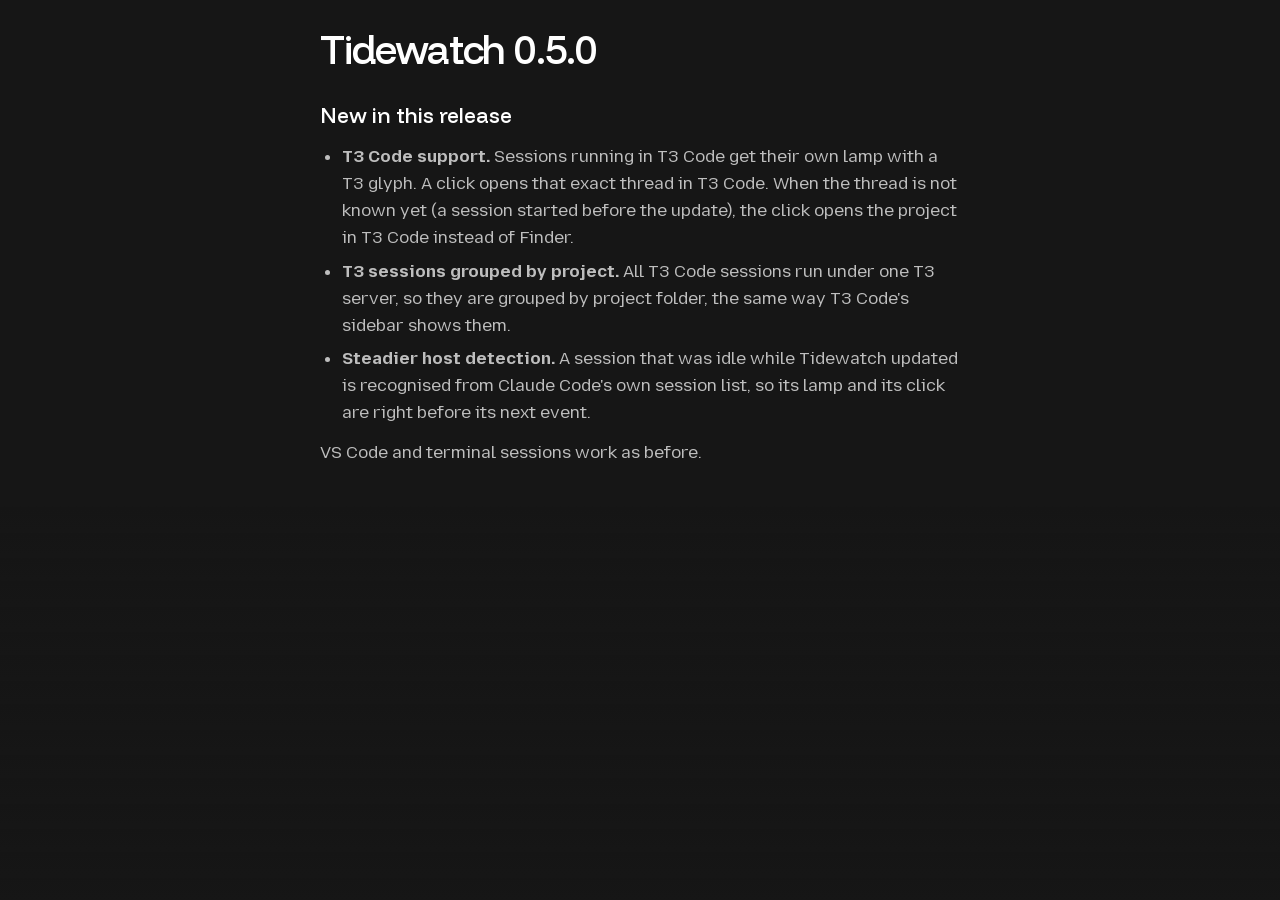
<file: site/updates/notes/0.5.0.html>
<!DOCTYPE html>
<html lang="en">
<head>
<meta charset="utf-8">
<meta name="viewport" content="width=device-width, initial-scale=1">
<title>Tidewatch 0.5.0</title>
<link rel="stylesheet" href="../../assets/site.css">
<style>
body{background:var(--bg);padding:0 20px}
.notes{max-width:640px;margin:0 auto;padding:28px 0 40px}
.notes h1{font-size:clamp(28px,4.4vw,40px);line-height:1.08;letter-spacing:-.03em}
.notes h2{margin-top:28px;font-size:21px}
.notes h3{margin-top:20px;font-size:17px}
.notes p{margin-top:12px;color:var(--fg-2)}
.notes ul{margin-top:10px;padding-left:22px;list-style:disc;display:grid;gap:6px;color:var(--fg-2)}
.notes a{text-decoration:underline;text-underline-offset:3px}
</style>
</head>
<body>
<main class="notes">
<h1>Tidewatch 0.5.0</h1>
<h2>New in this release</h2>
<ul>
<li><strong>T3 Code support.</strong> Sessions running in T3 Code get their own lamp with a T3 glyph. A click opens that exact thread in T3 Code. When the thread is not known yet (a session started before the update), the click opens the project in T3 Code instead of Finder.</li>
<li><strong>T3 sessions grouped by project.</strong> All T3 Code sessions run under one T3 server, so they are grouped by project folder, the same way T3 Code's sidebar shows them.</li>
<li><strong>Steadier host detection.</strong> A session that was idle while Tidewatch updated is recognised from Claude Code's own session list, so its lamp and its click are right before its next event.</li>
</ul>
<p>VS Code and terminal sessions work as before.</p>
</main>
</body>
</html>
</file>
<file: site/assets/site.css>
/* Tidewatch download page (kawalec.pl/tidewatch, craftweb.pl/tidewatch). Visual language of the
   kawalec.pl project pages: near-black page with faint vertical grid lines, Funnel Display and
   Mozilla Text, a capsule nav, white pill buttons with a dark arrow dot, dark cards with a hairline.
   The accent colors are the app's lamps. All URLs are relative: the page lives under a prefix. */

@font-face{font-family:"Funnel Display";src:url(fonts/FunnelDisplay-latin.woff2) format("woff2");font-weight:300 800;font-style:normal;font-display:swap}
@font-face{font-family:"Mozilla Text";src:url(fonts/MozillaText-latin.woff2) format("woff2");font-weight:200 700;font-style:normal;font-display:swap}

:root{
  --bg:#161616;--bg-2:#1b1b1b;--card:#1d1d1d;--card-2:#222;
  --fg:#fff;--fg-2:rgba(255,255,255,.72);--fg-3:rgba(255,255,255,.52);
  --line:rgba(255,255,255,.1);--line-2:rgba(255,255,255,.18);
  /* lamps (app StatusPalette) */
  --green:#4ED17E;--green-deep:#1E8C4A;--orange:#FFA04D;--orange-deep:#C25E12;--grey:#C9CDD3;--grey-deep:#7D838C;
  --display:"Funnel Display",ui-sans-serif,system-ui,-apple-system,sans-serif;
  --text:"Mozilla Text",ui-sans-serif,system-ui,-apple-system,sans-serif;
  --mono:ui-monospace,"SF Mono",Menlo,monospace;
  --max:1376px;--gut:clamp(16px,2.4vw,32px);
  --r-xl:44px;--r-lg:28px;--r-md:22px;
  --ease:cubic-bezier(.22,.8,.24,1);
  --spring:cubic-bezier(.32,1.36,.48,1);
}

*,*::before,*::after{box-sizing:border-box}
html{-webkit-text-size-adjust:100%;scroll-behavior:smooth;scroll-padding-top:100px;background:var(--bg)}
body{margin:0;color:var(--fg);font:400 17px/1.6 var(--text);-webkit-font-smoothing:antialiased;-moz-osx-font-smoothing:grayscale;overflow-x:hidden;
  background:var(--bg) linear-gradient(90deg,rgba(255,255,255,.045) 1px,transparent 1px) 0 0/calc((100% - 2*var(--gut))/8) 100% repeat-x;background-origin:content-box;background-clip:content-box;padding:0 var(--gut)}
body::before{content:"";position:fixed;inset:0;z-index:-1;pointer-events:none;background:linear-gradient(180deg,transparent 40%,var(--bg) 100%)}
img,video{display:block;max-width:100%}
a{color:inherit;text-decoration:none}
button{font:inherit;color:inherit;background:none;border:0;padding:0;cursor:pointer}
h1,h2,h3{font-family:var(--display);font-weight:500;margin:0;text-wrap:balance}
p{margin:0}
ul,ol,dl,dd{margin:0;padding:0;list-style:none}
code{font:500 .86em/1.4 var(--mono);padding:2px 6px;border-radius:7px;background:rgba(255,255,255,.08)}
em{font-style:normal;color:var(--fg)}
:focus-visible{outline:2px solid var(--green);outline-offset:3px;border-radius:10px}
.skip{position:fixed;left:16px;top:-60px;z-index:100;background:#fff;color:#111;padding:10px 16px;border-radius:12px;font-weight:600;transition:top .2s}
.skip:focus{top:16px}
.visually-hidden{position:absolute;width:1px;height:1px;overflow:hidden;clip:rect(0 0 0 0);white-space:nowrap}
.wrap{width:min(var(--max),100%);margin-inline:auto}

/* ---------------------------------------------------------------- lamps (glass gems) */
.gem{--c:var(--green);--d:var(--green-deep);display:inline-block;flex:none;width:12px;height:12px;border-radius:50%;
  background:radial-gradient(circle at 36% 30%,rgba(255,255,255,.95) 0 9%,rgba(255,255,255,0) 32%),radial-gradient(circle at 50% 62%,var(--c) 0 48%,var(--d) 100%);
  box-shadow:0 0 0 1px rgba(255,255,255,.25),0 0 12px color-mix(in srgb,var(--c) 65%,transparent),inset 0 -1px 2px rgba(0,0,0,.25)}
.gem-attention{--c:var(--orange);--d:var(--orange-deep)}
.gem-idle{--c:var(--grey);--d:var(--grey-deep);box-shadow:0 0 0 1px rgba(255,255,255,.28),inset 0 -1px 2px rgba(0,0,0,.25)}
.gem-lg{width:34px;height:34px}
.gem-working{animation:breathe 2.6s ease-in-out infinite}
@keyframes breathe{50%{box-shadow:0 0 0 1px rgba(255,255,255,.25),0 0 24px color-mix(in srgb,var(--c) 95%,transparent),inset 0 -1px 2px rgba(0,0,0,.25);filter:brightness(1.08)}}
/* the app's status-change pop */
@keyframes pop{0%{transform:scale(1)}35%{transform:scale(1.32)}65%{transform:scale(.94)}100%{transform:scale(1)}}

/* ---------------------------------------------------------------- buttons */
.btn{display:inline-flex;align-items:center;gap:14px;height:56px;padding:0 6px 0 24px;border-radius:999px;font:500 14px/1 var(--text);letter-spacing:.06em;text-transform:uppercase;white-space:nowrap;transition:transform .3s var(--ease),background-color .3s var(--ease),box-shadow .3s var(--ease)}
.btn-light{background:#fff;color:#111}
.btn-light:hover{transform:translateY(-2px);box-shadow:0 18px 40px -18px rgba(78,209,126,.55)}
.btn-dot{display:grid;place-items:center;width:44px;height:44px;border-radius:50%;background:#111;color:#fff;transition:transform .45s var(--spring)}
.btn-dot svg{width:20px;height:20px;fill:none;stroke:currentColor;stroke-width:2;stroke-linecap:round;stroke-linejoin:round}
.btn:hover .btn-dot{transform:translateY(3px)}
.btn-ghost{padding:0 24px;color:var(--fg);box-shadow:inset 0 0 0 1px var(--line-2)}
.btn-ghost:hover{background:rgba(255,255,255,.06)}
.btn-sm{height:44px;padding:0 4px 0 18px;font-size:12.5px;gap:10px}
.btn-sm .btn-dot{width:36px;height:36px}
.btn-sm .btn-dot svg{width:17px;height:17px}
.btn-wide{width:100%;justify-content:space-between;margin:4px 0 26px}
.cta-row{display:flex;flex-wrap:wrap;gap:12px}

/* ---------------------------------------------------------------- header */
.site-header{position:fixed;inset:0 0 auto;z-index:50;display:flex;align-items:center;justify-content:space-between;gap:16px;height:84px;padding:0 max(var(--gut),calc((100% - var(--max))/2))}
.site-header::before{content:"";position:absolute;inset:0;z-index:-1;background:linear-gradient(180deg,rgba(22,22,22,.92),rgba(22,22,22,0));opacity:0;transition:opacity .35s}
.site-header.is-scrolled::before{opacity:1}
.brand-row{display:flex;align-items:center;gap:14px;min-width:0}
.dk{display:inline-flex;align-items:center;flex:none;color:var(--fg);opacity:.9;transition:opacity .2s}
.dk:hover{opacity:1}
.dk svg{display:block;height:20px;width:auto}
.dk-sm{margin-right:10px;vertical-align:-2px}
.dk-sm svg{height:13px}
.brand-sep{flex:none;width:1px;height:22px;background:var(--line-2)}
@media (max-width:520px){.brand-row{gap:10px}.dk svg{height:16px}.brand-sep{height:18px}.brand{gap:8px;font-size:18px}.brand .gem{width:12px;height:12px}}
.brand{display:flex;align-items:center;gap:11px;font:600 21px/1 var(--display);letter-spacing:-.01em}
.brand .gem{width:15px;height:15px}
.nav{position:absolute;left:50%;transform:translateX(-50%);display:flex;gap:4px;padding:8px;border-radius:18px;background:rgba(34,34,34,.82);-webkit-backdrop-filter:blur(16px);backdrop-filter:blur(16px);box-shadow:inset 0 0 0 1px var(--line)}
.nav a{padding:12px 18px;border-radius:12px;font:500 13.5px/1 var(--text);letter-spacing:.09em;text-transform:uppercase;color:var(--fg-2);transition:color .2s,background-color .2s}
.nav a:hover{color:#fff;background:rgba(255,255,255,.07)}
@media (max-width:900px){.nav{display:none}.site-header{height:72px}}

/* ---------------------------------------------------------------- reveal on scroll */
.js [data-reveal]{opacity:0;transform:translateY(28px);transition:opacity .9s var(--ease) var(--d,0s),transform .9s var(--ease) var(--d,0s)}
.js [data-reveal].is-in{opacity:1;transform:none}

/* ---------------------------------------------------------------- hero */
.hero{padding-top:clamp(132px,15vw,200px)}
.hero-head{display:grid;grid-template-columns:minmax(150px,.22fr) minmax(0,1fr);gap:clamp(20px,4vw,64px)}
.tag{align-self:start;display:inline-flex;align-items:center;gap:12px;justify-self:start;height:44px;padding:0 20px;border-radius:999px;box-shadow:inset 0 0 0 1px var(--line-2);font-size:16px;margin-top:6px}
.tag-dot{width:6px;height:6px;border-radius:50%;background:#fff}
.kicker{font:400 14.5px/1.4 var(--text);letter-spacing:.04em;text-transform:uppercase;color:var(--fg-2);margin-bottom:18px}
.hero h1{font-size:clamp(46px,6.6vw,96px);line-height:1;letter-spacing:-.035em;max-width:13em}
.lead{margin-top:28px;font-size:clamp(17px,1.45vw,20px);line-height:1.6;color:var(--fg-2);max-width:40em}
.meta{display:grid;grid-template-columns:repeat(4,minmax(0,1fr));gap:20px;margin:44px 0 40px;max-width:1080px}
.meta dt{font-size:15px;color:var(--fg-3);margin-bottom:6px}
.meta dd{font:500 19px/1.3 var(--display)}
@media (max-width:900px){.hero-head{grid-template-columns:minmax(0,1fr)}.tag{margin:0}.meta{grid-template-columns:repeat(2,minmax(0,1fr))}}

/* The stage: the dusk wallpaper the demo was recorded on, the video glued to its right part and the
   beats of the cycle on the left, lit in sync with the video. */
.stage{position:relative;margin-top:clamp(56px,7vw,96px);min-height:clamp(560px,52vw,740px);border-radius:var(--r-xl);overflow:hidden;isolation:isolate;
  display:grid;grid-template-columns:minmax(0,1fr) auto;align-items:center;gap:clamp(24px,5vw,80px);padding:clamp(28px,4vw,64px) clamp(28px,7vw,120px) clamp(28px,4vw,64px) clamp(28px,5vw,80px);
  background:url(img/dusk.webp) center/cover no-repeat}
.stage::before{content:"";position:absolute;inset:0;z-index:-1;background:linear-gradient(90deg,rgba(10,12,22,.78),rgba(10,12,22,.35) 55%,rgba(10,12,22,.1))}
.screen{position:relative;width:clamp(280px,28vw,402px);aspect-ratio:402/600;border-radius:var(--r-lg);overflow:hidden;
  box-shadow:0 50px 90px -40px rgba(0,0,0,.85),0 0 0 1px rgba(255,255,255,.22);transition:transform .7s var(--spring),box-shadow .5s var(--ease)}
.screen video{width:100%;height:100%;object-fit:cover}
.stage:hover .screen{transform:translateY(-6px) scale(1.015);box-shadow:0 60px 110px -40px rgba(0,0,0,.9),0 0 0 1px rgba(255,255,255,.32)}
.beats{display:grid;gap:6px;max-width:460px;counter-reset:beat}
.beats li{position:relative;display:flex;align-items:center;gap:16px;padding:16px 20px;border-radius:18px;font:500 clamp(16px,1.35vw,19px)/1.35 var(--display);color:rgba(255,255,255,.5);transition:color .45s var(--ease),background-color .45s var(--ease)}
.beats li .gem{opacity:.45;transition:opacity .45s,transform .45s}
.beats li code{background:rgba(255,255,255,.12);font-size:.82em}
.beats li::after{content:"";position:absolute;left:20px;right:20px;bottom:8px;height:2px;border-radius:2px;background:rgba(255,255,255,.75);transform:scaleX(0);transform-origin:left}
.beats li.is-on{color:#fff;background:rgba(255,255,255,.1);-webkit-backdrop-filter:blur(14px);backdrop-filter:blur(14px);box-shadow:inset 0 0 0 1px rgba(255,255,255,.16)}
.beats li.is-on .gem{opacity:1;animation:pop .6s var(--ease)}
.beats li.is-on::after{animation:progress var(--beat,1.4s) linear forwards}
@keyframes progress{to{transform:scaleX(1)}}
.stage-note{position:absolute;right:clamp(20px,3vw,40px);bottom:18px;font-size:13px;color:rgba(255,255,255,.62)}
@media (max-width:860px){
  .stage{grid-template-columns:minmax(0,1fr);justify-items:center;padding:32px 20px 52px;min-height:0}
  .stage::before{background:linear-gradient(180deg,rgba(10,12,22,.25),rgba(10,12,22,.7))}
  .screen{order:-1;width:min(300px,78vw)}
  .beats{width:100%}
  .beats li{padding:12px 16px;font-size:16px}
  .beats li:not(.is-on){display:none}
  .stage-note{left:0;right:0;text-align:center}
}

/* ---------------------------------------------------------------- sections */
.section{padding:clamp(88px,10vw,150px) 0 0}
.split{display:grid;grid-template-columns:minmax(150px,.3fr) minmax(0,1fr);gap:clamp(20px,4vw,64px);align-items:start}
.label{font:400 clamp(17px,1.5vw,21px)/1.3 var(--text);letter-spacing:.02em;text-transform:uppercase;color:var(--fg-2);padding-top:.5em}
.statement{font-size:clamp(30px,3.3vw,48px);line-height:1.14;letter-spacing:-.025em;max-width:22em}
@media (max-width:900px){.split{grid-template-columns:minmax(0,1fr)}.label{padding:0}}

.card{position:relative;border-radius:var(--r-md);background:var(--card);box-shadow:inset 0 0 0 1px var(--line);
  transition:transform .5s var(--spring),box-shadow .4s var(--ease),background-color .4s var(--ease)}
.card:hover{transform:translateY(-4px);background:var(--card-2);box-shadow:inset 0 0 0 1px color-mix(in srgb,var(--accent,var(--green)) 45%,transparent),0 30px 60px -40px color-mix(in srgb,var(--accent,var(--green)) 60%,transparent)}

.stats{display:grid;grid-template-columns:repeat(4,minmax(0,1fr));gap:20px;margin-top:clamp(40px,5vw,64px)}
.stat{padding:30px 30px 34px}
.num{font:500 clamp(48px,5vw,64px)/1 var(--display);letter-spacing:-.03em;color:var(--green);margin-bottom:22px}
.num span{font-size:.4em;letter-spacing:0;margin-left:6px}
.stat p:last-child{font-size:15.5px;color:var(--fg-2);max-width:20em}
@media (max-width:1000px){.stats{grid-template-columns:repeat(2,minmax(0,1fr))}}
@media (max-width:520px){.stats{gap:12px}.stat{padding:22px 18px 24px}.num{margin-bottom:14px}.num span{display:block;margin:6px 0 0}.stat p:last-child{font-size:14.5px}}

.states{display:grid;grid-template-columns:repeat(4,minmax(0,1fr));gap:20px;margin-top:clamp(40px,5vw,64px)}
.state{padding:30px 28px 34px}
.state-attention{--accent:var(--orange)}
.state-idle{--accent:var(--grey)}
.state .gem{margin-bottom:28px}
.state:hover .gem{animation:pop .6s var(--ease)}
.state:hover .gem-working{animation:pop .6s var(--ease),breathe 2.6s ease-in-out .6s infinite}
.state h3{font-size:24px;letter-spacing:-.01em;margin-bottom:10px}
.state p{font-size:15.5px;color:var(--fg-2)}
@media (max-width:1000px){.states{grid-template-columns:repeat(2,minmax(0,1fr))}}
@media (max-width:520px){.states{grid-template-columns:minmax(0,1fr)}}

.how{display:grid;grid-template-columns:minmax(0,1.2fr) minmax(0,.8fr);gap:clamp(40px,7vw,120px);align-items:center}
.how-list{display:grid;margin-top:clamp(32px,4vw,48px);border-top:1px solid var(--line)}
.how-list li{display:grid;grid-template-columns:64px minmax(0,1fr);gap:12px;padding:26px 0;border-bottom:1px solid var(--line);transition:padding-left .4s var(--ease)}
.how-list li:hover{padding-left:10px}
.step{font:500 14px/1.9 var(--mono);color:var(--green)}
.how-list h3{font-size:22px;margin-bottom:6px}
.how-list p{color:var(--fg-2);font-size:16px;max-width:36em}
.how-media{margin:0;display:flex;flex-direction:column;align-items:center;gap:20px;justify-self:center}
.how-media figcaption{font-size:14px;color:var(--fg-3);text-align:center;max-width:24em}
.screen-sm{width:clamp(260px,24vw,340px)}
.how-media:hover .screen{transform:translateY(-6px) scale(1.015)}
.seg{display:inline-flex;padding:5px;border-radius:999px;background:var(--card);box-shadow:inset 0 0 0 1px var(--line)}
.seg button{height:36px;padding:0 18px;border-radius:999px;font:500 13px/1 var(--text);letter-spacing:.08em;text-transform:uppercase;color:var(--fg-2);transition:background-color .3s,color .3s}
.seg button[aria-pressed="true"]{background:#fff;color:#111}
@media (max-width:900px){.how{grid-template-columns:minmax(0,1fr)}}

.facts{display:grid;grid-template-columns:repeat(2,minmax(0,1fr));gap:20px;margin-top:clamp(40px,5vw,64px)}
.fact{padding:32px 32px 36px}
.fact h3{font-size:23px;margin-bottom:10px}
.fact p{color:var(--fg-2);font-size:16px}
@media (max-width:760px){.facts{grid-template-columns:minmax(0,1fr)}}

.install{display:grid;grid-template-columns:minmax(0,1.2fr) minmax(0,.8fr);gap:clamp(40px,7vw,120px);align-items:end}
.specs{padding:32px}
.specs:hover{transform:none}
.specs h3{font-size:22px;margin-bottom:16px}
.specs ul{display:grid;gap:10px;margin-bottom:28px}
.specs li{position:relative;padding-left:24px;font-size:15.5px;color:var(--fg-2)}
.specs li::before{content:"";position:absolute;left:2px;top:.6em;width:8px;height:8px;border-radius:50%;background:var(--green);box-shadow:0 0 10px rgba(78,209,126,.7)}
.verify summary{list-style:none;display:inline-flex;align-items:center;gap:8px;font-size:14px;color:var(--fg-3);cursor:pointer;transition:color .2s}
.verify summary::-webkit-details-marker{display:none}
.verify summary::before{content:"";width:7px;height:7px;border-right:1.5px solid currentColor;border-bottom:1.5px solid currentColor;transform:rotate(-45deg);transition:transform .3s var(--spring)}
.verify[open] summary::before{transform:rotate(45deg)}
.verify summary:hover{color:var(--fg)}
.verify p{margin:12px 0;font-size:14px;color:var(--fg-3)}
.verify p code{font-size:12px}
.sha{display:flex;align-items:center;gap:10px;padding:10px 10px 10px 14px;border-radius:14px;background:rgba(255,255,255,.04);box-shadow:inset 0 0 0 1px var(--line)}
.sha code{flex:1;min-width:0;padding:0;background:none;font-size:12px;line-height:1.5;word-break:break-all;color:var(--fg-2)}
.sha-copy{flex:none;height:32px;padding:0 14px;border-radius:999px;font:500 12px/1 var(--text);letter-spacing:.06em;text-transform:uppercase;background:#fff;color:#111}
@media (max-width:900px){.install{grid-template-columns:minmax(0,1fr)}}

.faq{border-top:1px solid var(--line)}
.faq details{border-bottom:1px solid var(--line)}
.faq summary{list-style:none;display:flex;justify-content:space-between;align-items:center;gap:20px;padding:24px 2px;font:500 clamp(19px,1.6vw,23px)/1.3 var(--display);cursor:pointer;transition:color .2s}
.faq summary:hover{color:var(--green)}
.faq summary::-webkit-details-marker{display:none}
.faq summary::after{content:"";flex:none;width:12px;height:12px;border-right:1.5px solid currentColor;border-bottom:1.5px solid currentColor;transform:rotate(45deg) translate(-3px,-3px);transition:transform .35s var(--spring)}
.faq details[open] summary::after{transform:rotate(-135deg) translate(-3px,-3px)}
.faq details p{padding:0 2px 26px;color:var(--fg-2);max-width:44em}

.outro{padding:clamp(110px,12vw,180px) 0 clamp(80px,9vw,120px);text-align:center}
.outro-inner{display:flex;flex-direction:column;align-items:center;gap:30px}
.outro-lamps{display:flex;flex-direction:column;gap:12px;padding:16px 13px;border-radius:999px;background:rgba(255,255,255,.06);box-shadow:inset 0 0 0 1px var(--line-2)}
.outro-lamps .gem{width:16px;height:16px}
.outro-lamps .gem:nth-child(2){animation:pop .7s var(--ease) 1.2s 3}
.outro h2{font-size:clamp(40px,6vw,88px);line-height:1;letter-spacing:-.035em}
.outro-meta{font-size:14px;color:var(--fg-3)}

.site-footer{padding:30px 0 40px;border-top:1px solid var(--line);font-size:15px;color:var(--fg-2)}
.footer-row{display:flex;flex-wrap:wrap;justify-content:space-between;gap:10px 24px}
.footer-row b{color:var(--fg);font-weight:500}
.footer-row a{text-decoration:underline;text-underline-offset:3px;text-decoration-color:var(--line-2)}
.footer-row a:hover{text-decoration-color:currentColor}
.footer-note{color:var(--fg-3)}

@media (prefers-reduced-motion:reduce){
  html{scroll-behavior:auto}
  [data-reveal]{opacity:1;transform:none;transition:none}
  *,*::before,*::after{animation-duration:.01ms!important;animation-iteration-count:1!important;transition-duration:.01ms!important}
}
</file>
